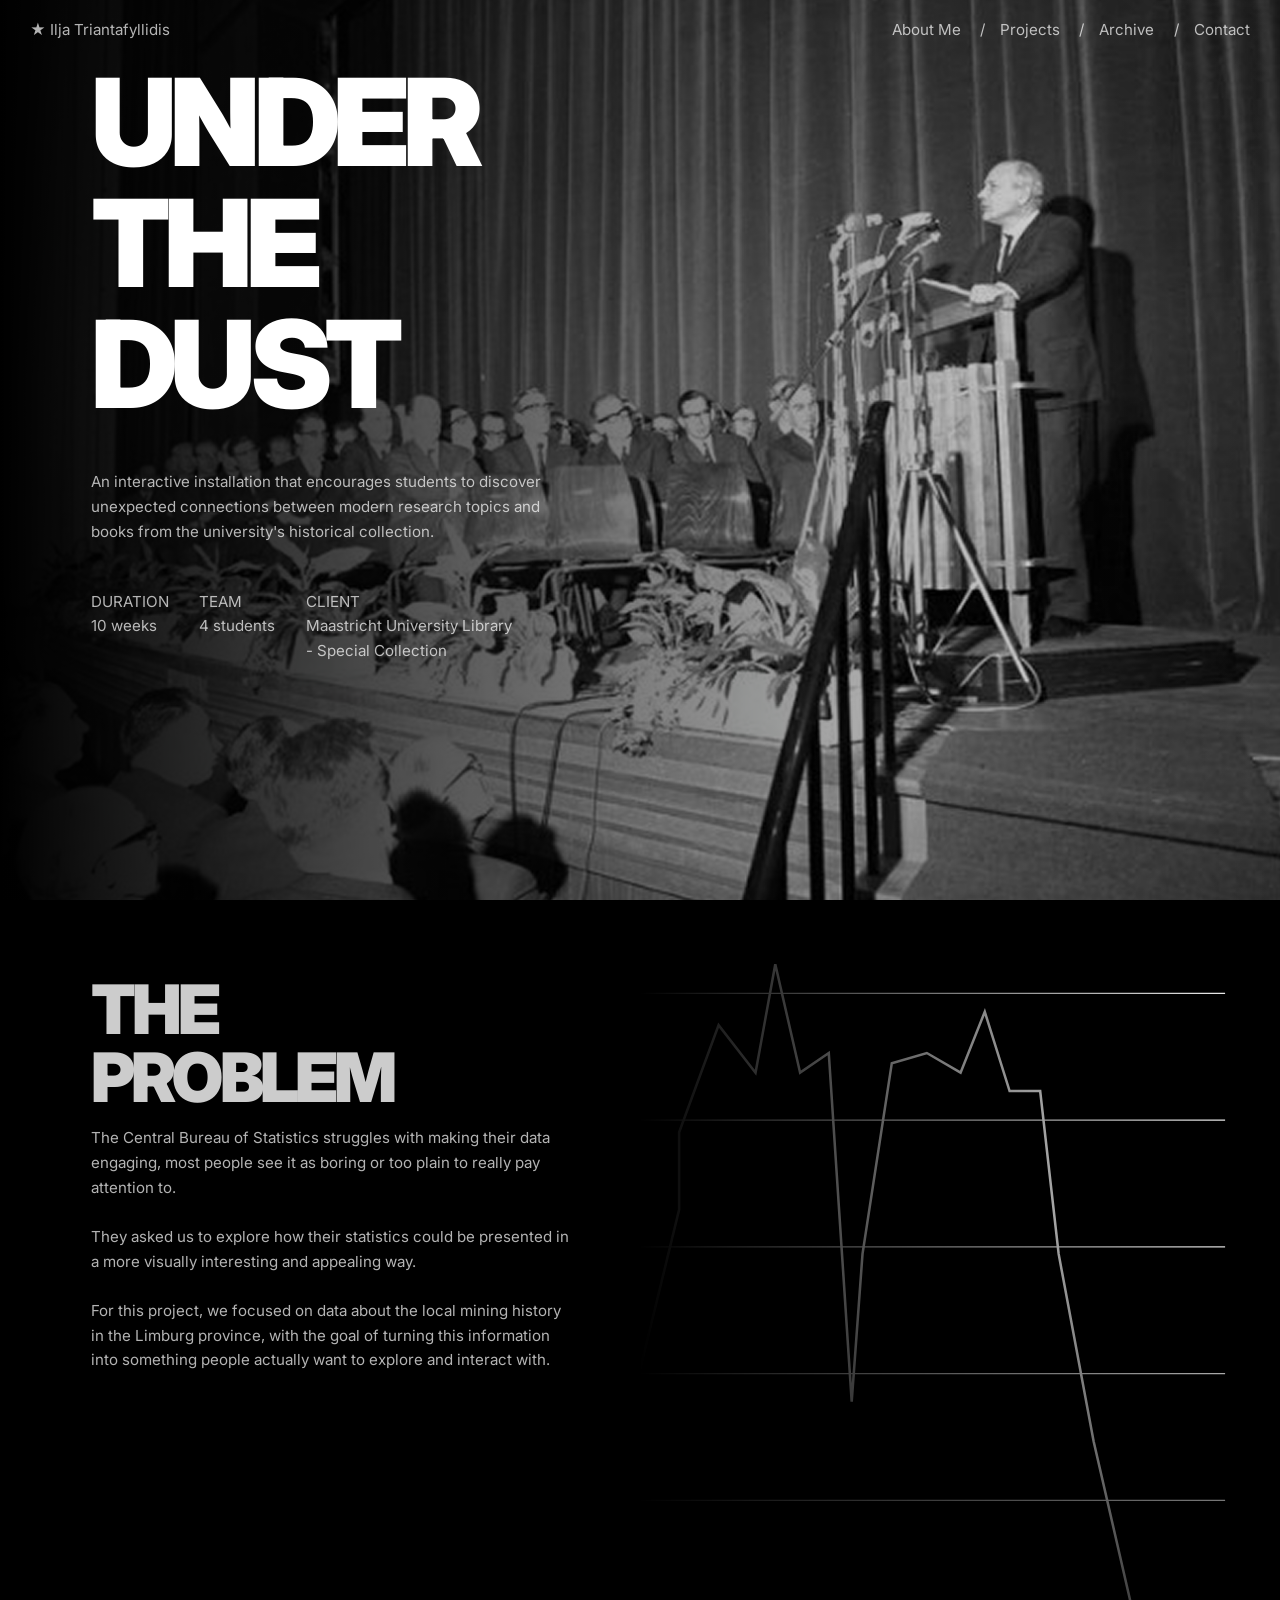
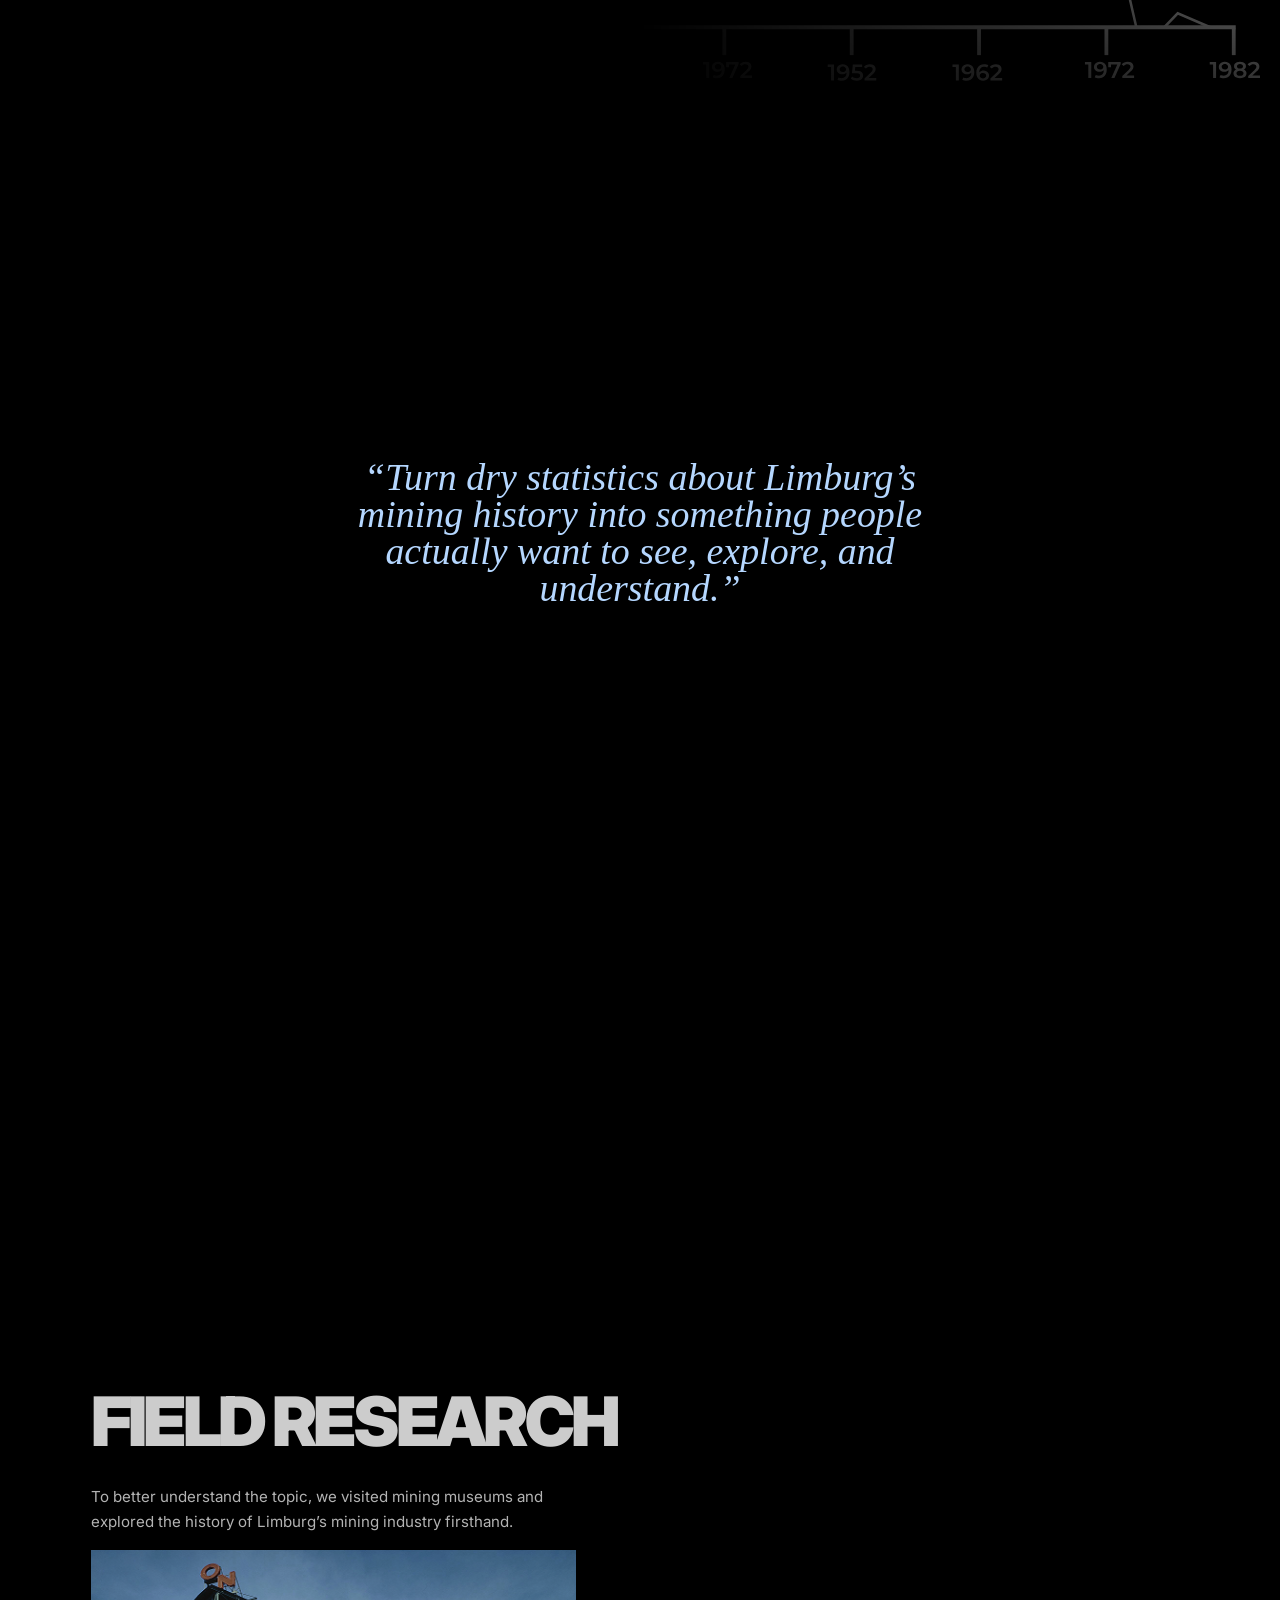
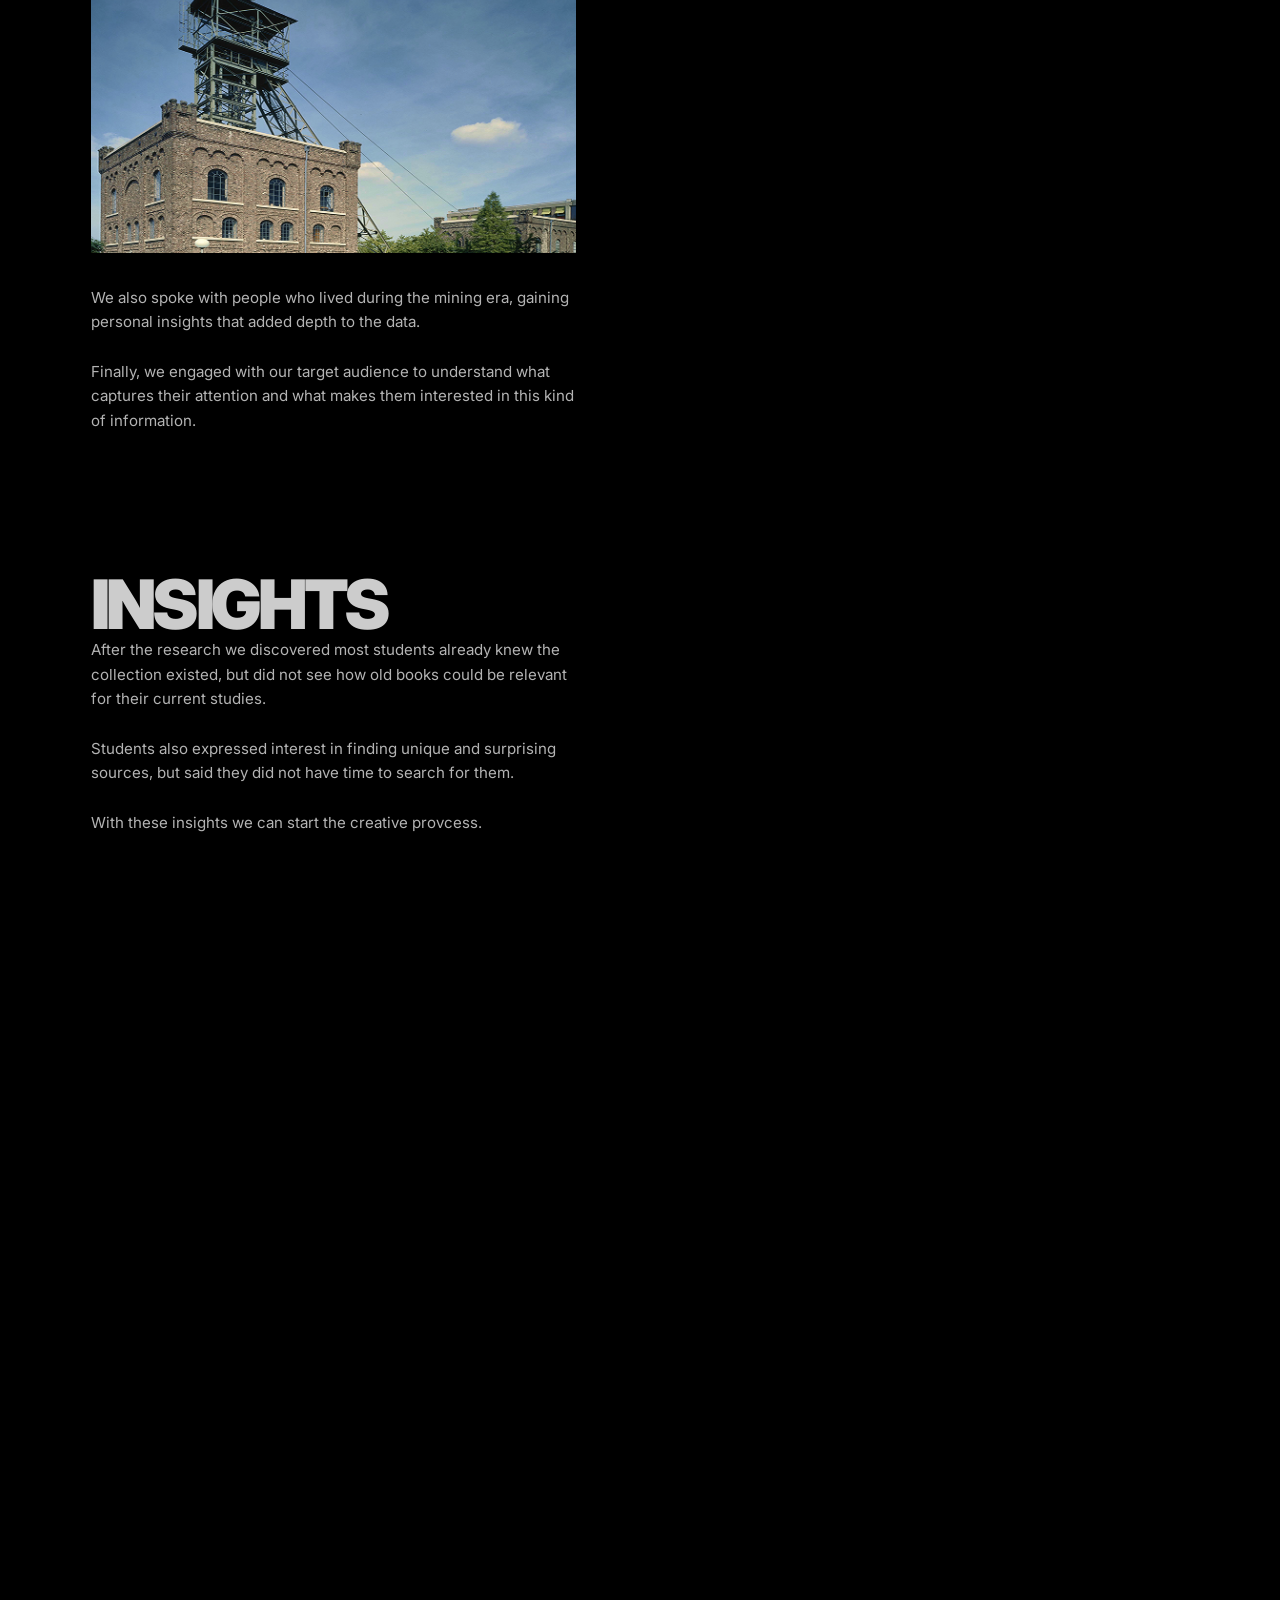
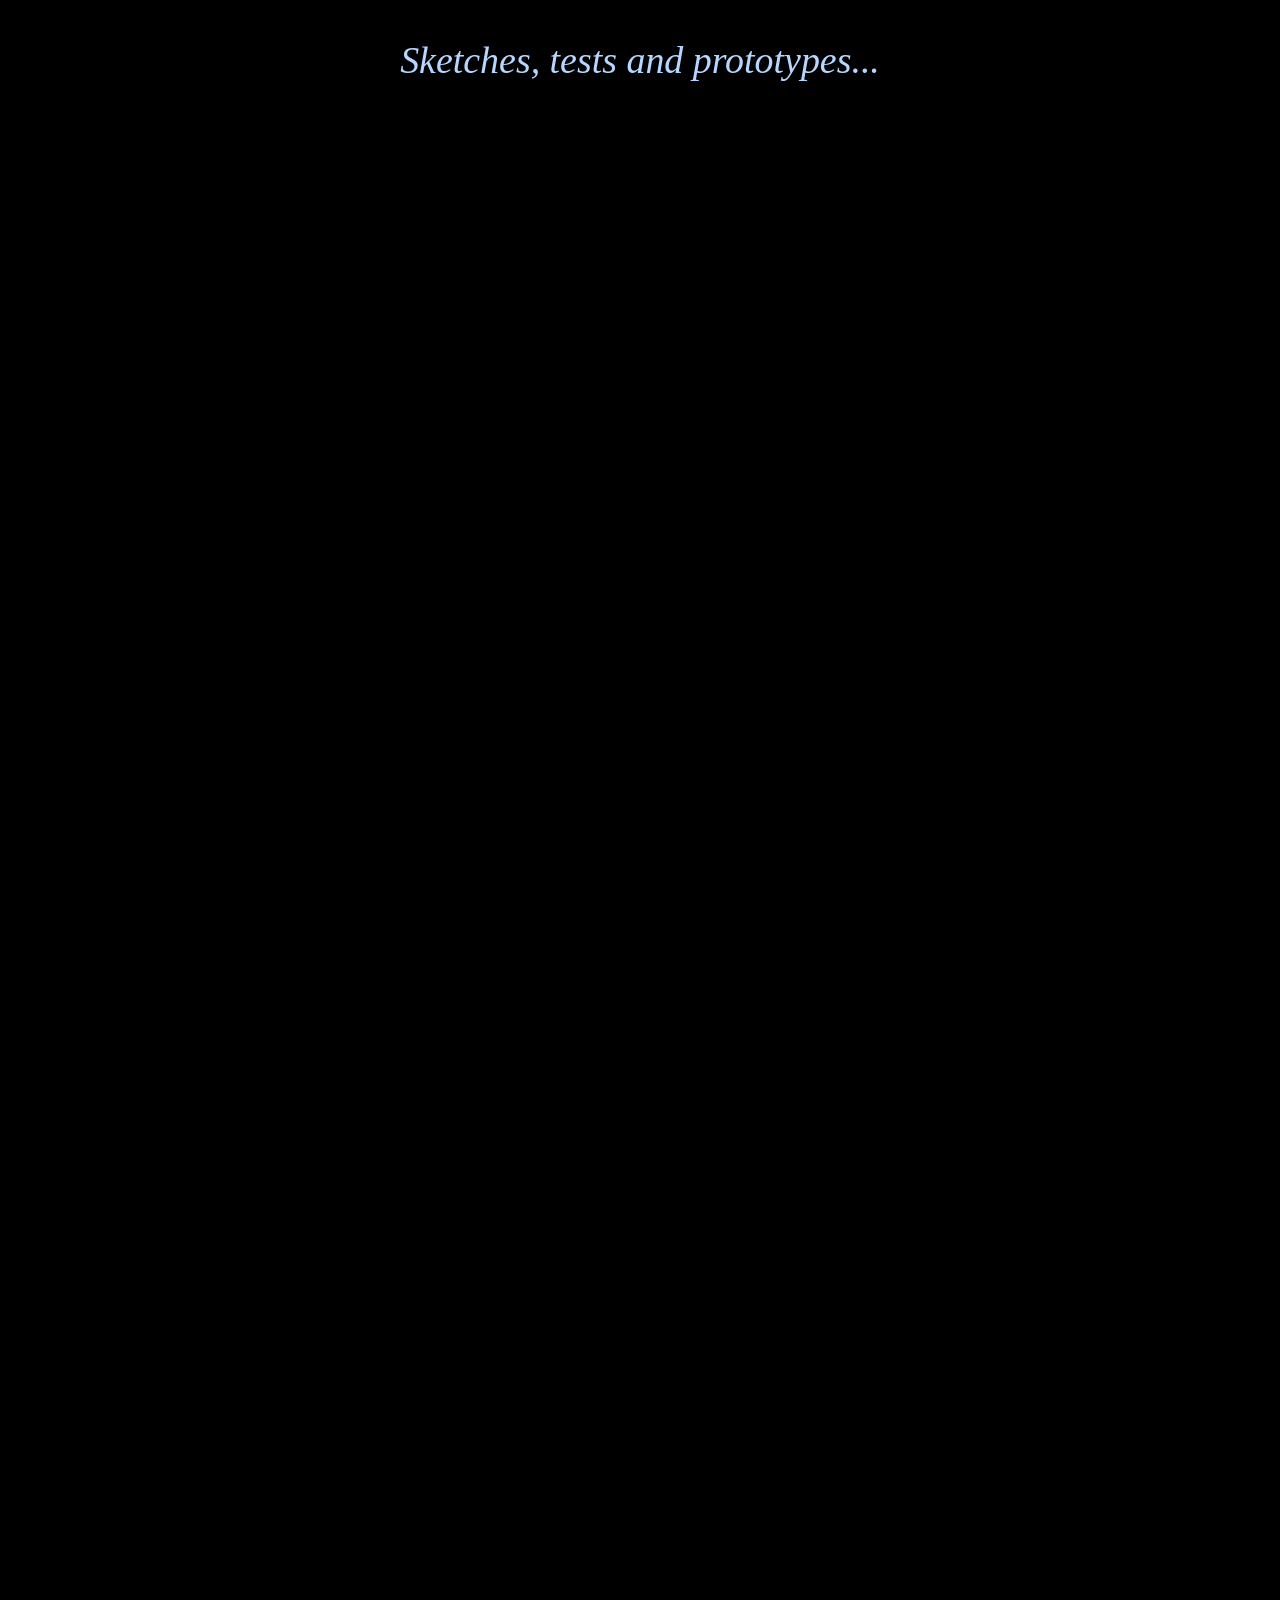
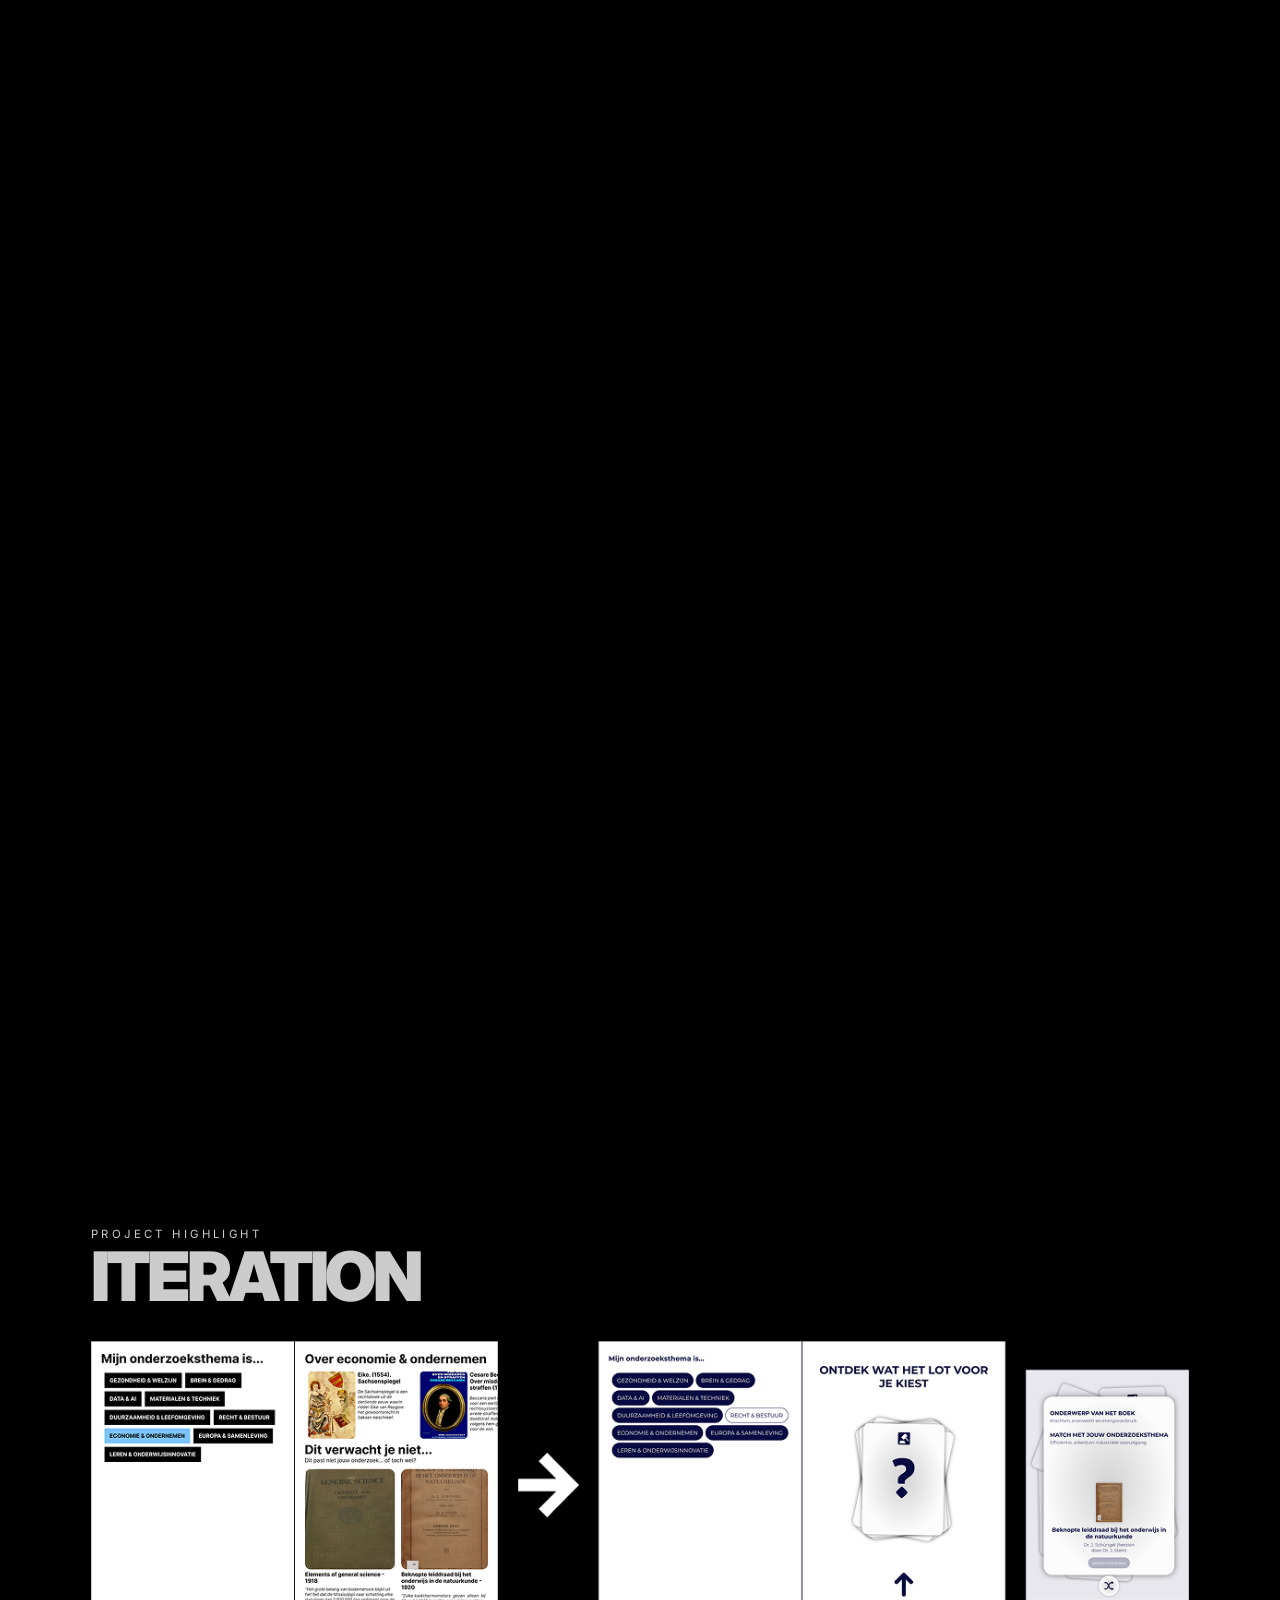
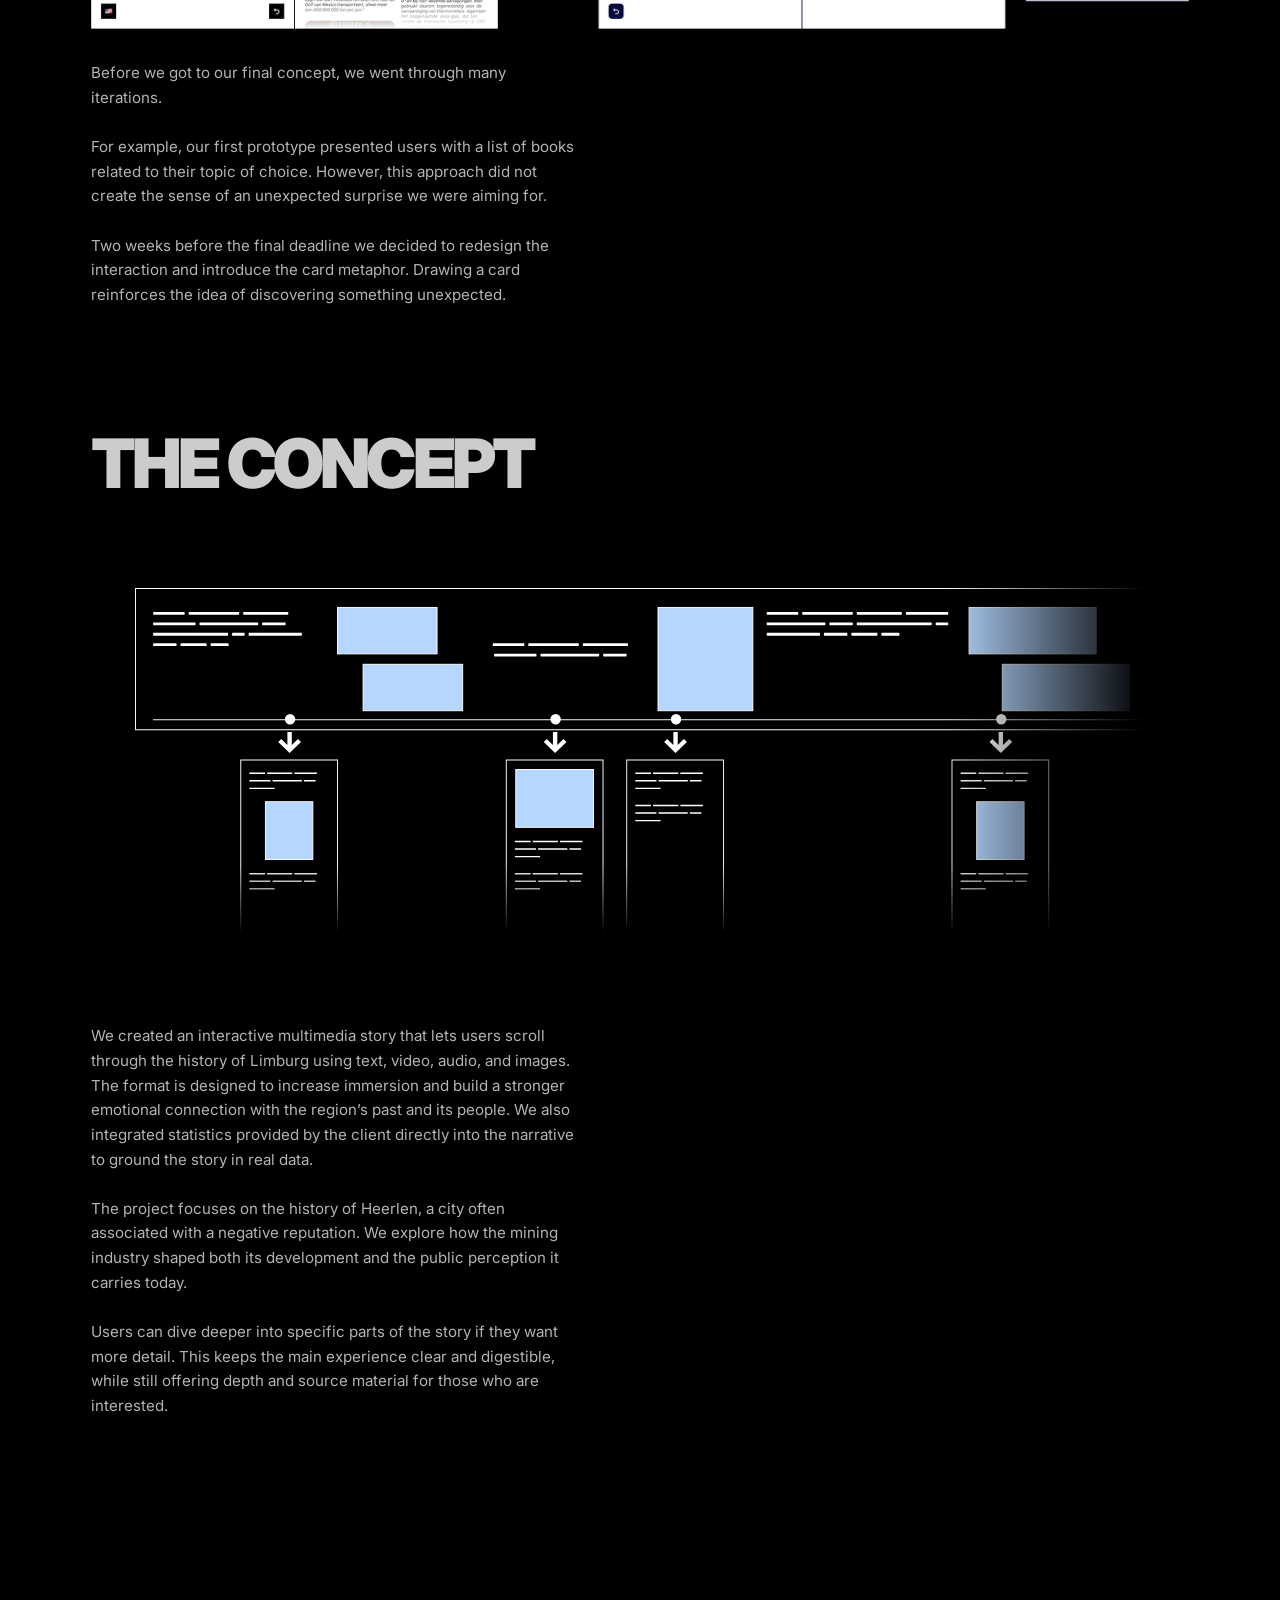
<file: underTheDust.html>
<!DOCTYPE html>
<html lang="en">

<head>
    <meta charset="UTF-8">
    <meta name="viewport" content="width=device-width, initial-scale=1.0">
    <meta name="description"
        content="Case study for The Unexpected Match, an interactive installation developed for Maastricht University Library.">
    <link rel="stylesheet" href="css/reset.css">
    <link rel="stylesheet" href="css/style.css">
    <link rel="preconnect" href="https://fonts.googleapis.com">
    <link rel="preconnect" href="https://fonts.gstatic.com" crossorigin>
    <link
        href="https://fonts.googleapis.com/css2?family=Inter:ital,opsz,wght@0,14..32,100..900;1,14..32,100..900&display=swap"
        rel="stylesheet">
    <title>The Unexpected Match</title>
</head>


<body>
    <nav class="siteNav" aria-label="Primary navigation">
        <div class="siteNavBrand navLeft">
            <a href="index.html#top" class="homeLink">★ Ilja Triantafyllidis</a>
        </div>
        <div class="siteNavLinks">
            <ul class="siteNavList ulWhite">
                <li><a href="index.html#about">About Me</a></li>
                <li><a href="index.html#projects">Projects</a></li>
                <li><a href="index.html#archive">Archive</a></li>
                <li><a href="index.html#contact">Contact</a></li>
            </ul>
        </div>
    </nav>

    <figure class="projectHeroImg">
        <img src="assets/img/heroUTD.png" alt="under the dust">
        <div class="imageGradient"></div>
    </figure>

    <figure class="projectProblemMedia projectProblemImg" aria-hidden="true">
        <img src="assets/img/problemUTD.svg" alt="under the dust problem" class="projectProblemImgContent">
        <div class="imageGradient"></div>
    </figure>

    <main class="caseStudyMain">
        <section class="projectHero frame" aria-label="Project overview">
            <h1>UNDER <br>THE <br>DUST</h1>
            <p>An interactive installation that encourages students to discover unexpected connections between modern
                research topics and books from the university's historical collection.</p>
            <div class="projectHeroInfo">
                <p>DURATION<br>10 weeks</p>
                <p>TEAM<br>4 students</p>
                <p>CLIENT<br>Maastricht University Library <br>- Special Collection</p>
            </div>
        </section>

        <section class="projectProblem frame" aria-label="Problem statement">
            <div class="projectProblemText">
                <h5>THE <br>PROBLEM</h5>
                <p>The Central Bureau of Statistics struggles with making their data engaging, most people see it as
                    boring or too plain to really pay attention to.
                    <br><br>
                    They asked us to explore how their statistics could be presented in a more visually interesting and
                    appealing way.
                    <br><br>
                    For this project, we focused on data about the local mining history in the Limburg province, with
                    the goal of turning this information into something people actually want to explore and interact
                    with.
                </p>
            </div>
        </section>

        <section class="projectQuote" aria-label="Project quote">
            <h2>“Turn dry statistics about Limburg’s mining history into something people actually want to see, explore,
                and understand.”


            </h2>
        </section>

        <section class="projectFieldResearch" aria-label="Field research">
            <h5>FIELD RESEARCH</h5>
            <div class="researchGrid">
                <article class="researchColumn researchColumnPrimary">
                    <p>To better understand the topic, we visited mining museums and explored the history of Limburg’s
                        mining industry firsthand.
                    </p>
                    <img src="assets/img/fieldResearchUTD.jpg" alt="field research" class="fieldResearchImg">
                </article>
                <article class="researchColumn researchColumnSecondary">
                    <p>
                        We also spoke with people who lived during the mining era, gaining personal insights that added
                        depth to the data.
                        <br><br>
                        Finally, we engaged with our target audience to understand what captures their attention and
                        what makes them interested in this kind of information.
                    </p>
                </article>
            </div>
        </section>

        <section class="projectInsights frame" aria-label="Insights">
            <div class="insightsNarrative">
                <h5>INSIGHTS</h5>
                <p>After the research we discovered most students already knew the collection existed, but did not see
                    how old books could be relevant for their current studies.
                    <br><br>
                    Students also expressed interest in finding unique and surprising sources, but said they did not
                    have time to search for them.
                    <br><br>
                    With these insights we can start the creative provcess.
                </p>
            </div>
            <div class="insightsCards">
                <article class="insightCard insightCard1">
                    <p>PEOPLE WANT INTERACTION AND IMMERSION</p>
                </article>
                <article class="insightCard insightCard2">
                    <p>THE STORY OF THE MINING ERA IS VERY IMPORTANT TO THE LOCALS</p>
                    <h2>"UNEXPECTED"</h2>
                </article>
                <article class="insightCard insightCard3">
                    <p>Old books feel irrelevant TO THEIR TOPIC</p>
                    <h2>"MATCH"</h2>
                </article>
            </div>
        </section>

        <section class="projectSketches" aria-label="Sketches and prototypes">
            <div class="projectSketchesScene">
                <h2>Sketches, tests and prototypes...</h2>

                <div class="sketchImages" aria-hidden="true">
                    <img src="assets/img/sketch1TUM.png" alt="" class="sketchImage">
                    <img src="assets/img/sketch2TUM.png" alt="" class="sketchImage">
                    <img src="assets/img/sketch3TUM.png" alt="" class="sketchImage">
                    <img src="assets/img/sketch4TUM.png" alt="" class="sketchImage">
                    <img src="assets/img/sketch5TUM.png" alt="" class="sketchImage">
                    <img src="assets/img/sketch6TUM.png" alt="" class="sketchImage">
                    <img src="assets/img/sketch7TUM.png" alt="" class="sketchImage">
                    <img src="assets/img/sketch8TUM.png" alt="" class="sketchImage">
                </div>
            </div>
        </section>

        <section class="projectIteration" aria-label="Iteration">
            <h6>PROJECT HIGHLIGHT</h6>
            <h5>ITERATION</h5>
            <img src="assets/img/iterationTUM.png" alt="iteration" class="iterationImg">
            <p>
                Before we got to our final concept, we went through many iterations.
                <br><br>
                For example, our first prototype presented users with a list of books related to their topic of choice.
                However, this approach
                did
                not create the sense of an unexpected surprise we were aiming for.
                <br><br>
                Two weeks before the final deadline we decided to redesign the interaction and introduce the card
                metaphor.
                Drawing a card reinforces the idea of discovering something unexpected.
            </p>
        </section>

        <section class="projectIdea" aria-label="Concept">
            <h5>THE CONCEPT</h5>
            <div class="ideaCards ideaCardsUtd">
                <img src="assets/img/ideaUTD.svg" alt="the concept" class="ideaCard ideaCardUtd">
            </div>
            <p class="explain">
                We created an interactive multimedia story that lets users scroll through the history of Limburg using
                text, video, audio, and images. The format is designed to increase immersion and build a stronger
                emotional connection with the region’s past and its people. We also integrated statistics provided by
                the client directly into the narrative to ground the story in real data.
                <br><br>
                The project focuses on the history of Heerlen, a city often associated with a negative reputation. We
                explore how the mining industry shaped both its development and the public perception it carries today.
                <br><br>
                Users can dive deeper into specific parts of the story if they want more detail. This keeps the main
                experience clear and digestible, while still offering depth and source material for those who are
                interested.
            </p>
        </section>

    </main>

    <script src="js/script.js"></script>
</body>

</html>
</file>
<file: css/style.css>
/* Custom styles */

/* ========================================
   DESIGN TOKENS & VARIABLES
   ======================================== */

/* Color Palette */
:root {
    /* Text Colors */
    --color-text-primary: #ffffff;
    --color-text-secondary: #B5D7FF;
    --color-text-accent: #BD0828;
    
    /* Background Colors */
    --color-background-dark: #000000;
    
    /* Spacing Scale */
    --spacing-xs: 4px;
    --spacing-sm: 8px;
    --spacing-md: 16px;
    --spacing-lg: 32px;
    --spacing-xl: 64px;
    --spacing-2xl: 96px;
    --spacing-3xl: 128px;
    --spacing-4xl: 160px;
    --spacing-5xl: 224px;
    
    /* Animation */
    --timing-fast: 150ms;
    --timing-base: 200ms;
    --timing-slow: 300ms;
    --timing-slower: 700ms;
    --timing-slowest: 900ms;
    --easing-standard: cubic-bezier(0.22, 1, 0.36, 1);
    --easing-ease: ease;
    
    /* Z-Index Scale */
    --z-background: -10;
    --z-base: 0;
    --z-content: 1;
    --z-elevated: 5;
    --z-overlay: 10;
    --z-nav: 30;
    --z-modal: 200;
    
    /* Breakpoints */
    --breakpoint-md: 900px;
    --breakpoint-sm: 768px;
    
    /* Deprecated: Use new naming */
    --color-primarytext: #ffffff;
    --color-secondarytext: #B5D7FF;
    --color-accenttext: #BD0828;
    --color-background: #000000;
}

/* Typography */

h3,
h5,
h6,
p {
    opacity: 0.8;
}

h1 {
    font-family: 'Inter';
    font-size: 128px;
    font-style: normal;
    font-weight: 900;
    line-height: 128px;
    letter-spacing: -5px;
    color: var(--color-text-secondary);
}

h2 {
    font-family: Georgia;
    font-size: 112px;
    font-style: italic;
    font-weight: 400;
    line-height: 72px;
    color: var(--color-text-secondary);
}

.h2-reveal {
    transition: left 700ms cubic-bezier(0.22, 1, 0.36, 1) 400ms;
    will-change: left;
}

h3 {
    font-family: 'Inter';
    font-size: 112px;
    font-style: normal;
    font-weight: 900;
    line-height: 128px;
    letter-spacing: -5px;
    color: var(--color-text-primary);
}

h4 {
    font-family: 'Inter';
    font-size: 96px;
    font-style: normal;
    font-weight: 900;
    line-height: 128px;
    letter-spacing: -5px;
    color: var(--color-text-secondary);
}

h5 {
    font-family: 'Inter';
    font-size: 72px;
    font-style: normal;
    font-weight: 900;
    line-height: 72px;
    letter-spacing: -4px;
    color: var(--color-text-primary);
}

h6 {
    font-family: 'Inter';
    font-size: 12px;
    font-style: normal;
    font-weight: 400;
    line-height: 16px;
    letter-spacing: 3.6px;
    color: var(--color-text-primary);
}

p {
    font-family: 'Inter';
    font-size: 16px;
    font-style: normal;
    font-weight: 400;
    line-height: 26px;
    opacity: 0.7;
    color: var(--color-text-primary);
    margin-bottom: var(--spacing-lg);
}

span {
    font-weight: 900;
}

.contactLinks a {
    font-family: 'Inter';
    font-size: 40px;
    font-style: normal;
    font-weight: 900;
    line-height: 38px;
    letter-spacing: -2px;
    color: var(--color-text-accent);
    text-decoration: none;
    display: inline-block;
    width: fit-content;
    transform-origin: left center;
    transform: skewX(0deg);
    transition: transform 240ms var(--easing-standard);
}

.contactLinks a:hover {
    transform: skewX(-20deg);
}

.contactMeta a,
.contactMeta a:link,
.contactMeta a:visited,
.contactMeta a:active {
    font: inherit;
    font-style: normal;
    line-height: inherit;
    letter-spacing: 0;
    color: inherit;
    text-decoration: none;
    font-weight: 400;
    display: inline-block;
    transform-origin: left center;
    transform: skewX(0deg);
    transition: transform 240ms var(--easing-standard), font-weight var(--timing-fast) var(--easing-ease), opacity var(--timing-base) var(--easing-ease);
}

.contactMeta a:hover {
    transform: skewX(-20deg);
    opacity: 1;
}

ul {
    font-family: 'Inter';
    font-size: 18px;
    font-style: normal;
    font-weight: 900;
    line-height: 26px;
    opacity: 0.7;
    color: var(--color-text-primary);
    display: flex;
    flex-wrap: wrap;
    margin-bottom: var(--spacing-lg);
}

.ulWhite {
    font-weight: 400;
    font-size: 16px;
}

.ulWhite li:not(:last-child)::after {
    margin-left: var(--spacing-md);
    margin-right: var(--spacing-md);
}

li:not(:last-child)::after {
    content: " /";
    margin-right: 5px;
}

/* Overall */

body {
    position: relative;
    background: var(--color-background-dark);
}

html {
    scroll-behavior: smooth;
}

main {
    display: flex;
    flex-direction: column;
    max-width: 1440px;
    padding-left: var(--spacing-2xl);
    padding-right: var(--spacing-2xl);
    margin: 0 auto;
}


/* nav */

nav {
    position: fixed;
    top: 0;
    left: 0;
    width: 100%;
    height: 64px;
    display: flex;
    align-items: center;
    justify-content: space-between;
    padding-left: var(--spacing-lg);
    padding-right: var(--spacing-lg);
    box-sizing: border-box;
    z-index: var(--z-nav);
    background-color: transparent;
    transition: background-color var(--timing-slow) var(--easing-ease);
}

nav.is-scrolled {
    background-color: var(--color-background-dark);
}

nav p,
nav ul {
    margin: 0;
}

nav .homeLink {
    font-family: 'Inter';
    font-size: 16px;
    font-style: normal;
    font-weight: 400;
    line-height: 26px;
    opacity: 0.7;
    color: var(--color-text-primary);
    text-decoration: none;
    letter-spacing: 0;
    display: inline-block;
    transform-origin: left center;
    transform: skewX(0deg);
    transition: transform 240ms var(--easing-standard), opacity var(--timing-base) var(--easing-ease);
}

nav .homeLink:hover {
    transform: skewX(-20deg);
    opacity: 1;
}

nav .ulWhite a {
    font: inherit;
    font-style: normal;
    line-height: inherit;
    letter-spacing: 0;
    color: inherit;
    text-decoration: none;
    font-weight: 400;
    display: inline-block;
    transform-origin: left center;
    transform: skewX(0deg);
    transition: transform 240ms var(--easing-standard), font-weight var(--timing-fast) var(--easing-ease), opacity var(--timing-base) var(--easing-ease);
}

nav .ulWhite a:hover {
    transform: skewX(-20deg);
    opacity: 1;
}

nav .ulWhite a.active {
    font-weight: 900;
}

#top,
#projects,
#about,
#archive,
#contact {
    scroll-margin-top: 32px;
}

/* frames */

.frame {
    min-height: 700px;
    max-height: 1000px;
}

/* red background */

.background1 {
    position: absolute;
    top: -50px;
    left: 0;
    width: 100%;
    z-index: var(--z-background);
    opacity: 0;
    transition: opacity var(--timing-slowest) var(--easing-ease);
}

body.is-loaded .background1 {
    opacity: 1;
}

@media (prefers-reduced-motion: reduce) {
    .background1 {
        opacity: 1;
        transition: none;
    }

    .background2 {
        opacity: 1;
        transition: none;
    }
}

.radialGradientTop {
    position: relative;
    top: -200px;
    width: 100%;
}

.radialGradientBottom {
    position: relative;
    top: -405px;
    transform: scaleY(-1);
    width: 100%;
}

.fadeGradient {
    position: relative;
    top: -1105px;
    left: 0;
    width: 100%;
    height: 700px;
    background: linear-gradient(to bottom, rgba(0, 0, 0, 0) 0%, var(--color-background-dark) 100%);
    z-index: var(--z-base);
}

.radialGradientContact {
    position: absolute;
    bottom: 0;
    left: 50%;
    transform: translateX(-50%);
    width: 100vw;
    display: block;
}

.background2 {
    position: absolute;
    left: 0;
    bottom: 0;
    width: 100%;
    z-index: var(--z-background);
    opacity: 0;
    transition: opacity var(--timing-slowest) var(--easing-ease);
    pointer-events: none;
}

body.is-loaded .background2 {
    opacity: 1;
}

/* Hero */

.hero {
    box-sizing: border-box;
    height: 100vh;
    padding-top: var(--spacing-3xl);
}

.hero p {
    width: 418px;
    margin-top: var(--spacing-md);
}

.hero h6 {
    margin-bottom: 32px;
}

.heroTitle h3 {
    color: var(--color-text-accent);
    position: relative;
    top: -32px;
    z-index: 5;
    opacity: 1;
    letter-spacing: -7px;
}

.heroTitle h2 {
    position: relative;
    left: -64px;
    z-index: 10;
}

/* Introduction */

.intro {
    box-sizing: border-box;
    height: 100vh;
    padding-top: var(--spacing-2xl);
    padding-bottom: var(--spacing-2xl);
    display: flex;
    flex-direction: row;
}

.intro .leftIntro,
.intro .introMedia {
    width: 50%;
    padding-right: var(--spacing-2xl);
    box-sizing: border-box;
}

.intro .rightIntro,
.intro .introContent {
    padding-left: var(--spacing-2xl);
    width: 50%;
    box-sizing: border-box;
}

.imgIntroBox {
    width: 100%;
    height: 100%;
    overflow: hidden;
}

.imgIntroContent {
    display: block;
    width: 100%;
    height: 100%;
    object-fit: cover;
    object-position: center;
    filter: grayscale(100%);
}

.intro h2 {
    position: relative;
    top: -10px;
    left: -252px;
    z-index: 10;
    width: fit-content;
    white-space: nowrap;
    margin-bottom: 16px;
}

.intro .noMargin {
    margin: 0;
}

/* Projects */

.projects {
    box-sizing: border-box;
    padding-top: 96px;
    padding-bottom: 96px;
}

.projectItems {
    display: flex;
    gap: var(--spacing-xl);
}

.projectItem {
    flex: 1;
    min-width: 0;
    position: relative;
}

.projectItem > a {
    position: relative;
    display: block;
}

.projectItem > a::before {
    content: "";
    position: absolute;
    top: 0;
    left: 0;
    width: 100%;
    aspect-ratio: 1/1;
    background: var(--color-text-secondary);
    opacity: 0;
    transform: translateX(0);
    transition: transform var(--timing-slow) var(--easing-ease), opacity var(--timing-slow) var(--easing-ease);
    pointer-events: none;
}

.projectImg {
    position: relative;
    z-index: 1;
    display: block;
    width: 100%;
    aspect-ratio: 1/1;
    object-fit: cover;
    object-position: center;
    margin-bottom: var(--spacing-md);
    transition: transform var(--timing-slow) var(--easing-ease);
}

.projectItem > a:hover::before {
    opacity: 1;
    transform: translateX(-10px);
}

.projectItem > a:hover .projectImg {
    transform: skewX(-6deg) translateX(6px);
}

/* archive */

.archive {
    box-sizing: border-box;
    padding-bottom: 96px;
    padding-top: 96px;
}

.archiveRows {
    display: flex;
    gap: var(--spacing-2xl);
}

.archiveRow {
    display: flex;
    flex-direction: column;
    gap: var(--spacing-md);
}

.archiveItem {
    width: 100%;
    position: relative;
}

.archiveItem::before {
    content: "";
    position: absolute;
    top: 0;
    left: 0;
    width: 100%;
    height: 100%;
    background: var(--color-text-secondary);
    opacity: 0;
    transform: translateX(0);
    transition: transform var(--timing-slow) var(--easing-ease), opacity var(--timing-slow) var(--easing-ease);
    pointer-events: none;
}

.archive img {
    position: relative;
    z-index: 1;
    display: block;
    width: 100%;
    object-position: center;
    transition: transform 0.3s ease;
}

.archiveItem:hover::before {
    opacity: 1;
    transform: translateX(-10px);
}

.archiveItem:hover img {
    transform: skewX(-6deg) translateX(6px);
}

.archiveModal {
    position: fixed;
    inset: 0;
    z-index: var(--z-modal);
    display: flex;
    align-items: center;
    justify-content: center;
    padding: var(--spacing-lg);
    background: rgba(0, 0, 0, 0.82);
    opacity: 0;
    pointer-events: none;
    transition: opacity var(--timing-slow) var(--easing-ease);
}

.archiveModal.is-open {
    opacity: 1;
    pointer-events: auto;
}

.archiveModalImage {
    max-width: min(1100px, calc(100vw - 64px));
    max-height: calc(100vh - 64px);
    width: auto;
    height: auto;
    object-fit: contain;
    box-shadow: 0 14px 48px rgba(0, 0, 0, 0.45);
}

.archiveModalClose {
    position: absolute;
    top: 18px;
    right: 24px;
    border: 0;
    background: transparent;
    color: var(--color-text-primary);
    font-family: 'Inter';
    font-size: 40px;
    font-weight: 400;
    line-height: 1;
    opacity: 0.8;
    cursor: pointer;
}

.archiveModalClose:hover {
    opacity: 1;
}

body.is-modal-open {
    overflow: hidden;
}

/* contact */

.contact {
    box-sizing: border-box;
    height: 100vh;
    padding-top: var(--spacing-4xl);
    padding-left: var(--spacing-5xl);
}

.contact h2 {
    position: relative;
    top: -35px;
    left: -60px;
    z-index: 10;
    width: fit-content;
    white-space: nowrap;
}

.contact p {
    width: 512px;
    margin-top: 16px;
}

.contactLinks {
    display: flex;
    gap: 4px;
    margin-top: 64px;
    flex-direction: column;
}

.contact ul {
    margin-top: 64px;
}

/* projects */

.projectHeroImg {
    position: absolute;
    top: 0;
    left: 50%;
    width: calc(100vw / var(--page-zoom-scale, 1));
    height: calc(100vh / var(--page-zoom-scale, 1));
    transform: translateX(-50%);
    z-index: 0;
    overflow: hidden;
}

.projectHeroImg img {
    display: block;
    width: 100%;
    height: 100%;
    object-fit: cover;
    object-position: center;
}

.projectHeroImg .imageGradient {
    position: absolute;
    inset: 0;
    background: linear-gradient(to right, rgba(0, 0, 0, 1) 0%, rgba(0, 0, 0, 0) 100%);
    pointer-events: none;
}

.projectHero {
    box-sizing: border-box;
    position: relative;
    height: 100vh;
    padding-top: 96px;
    padding-bottom: 96px;
    min-height: 700px;
    overflow: hidden;
}

.projectHero>* {
    position: relative;
    z-index: 1;
}

.projectHero h1 {
    color: var(--color-primarytext);
    position: relative;
    top: -32px;
    z-index: 5;
    opacity: 1;
    letter-spacing: -7px;
}

.projectHero p {
    width: 512px;
    margin-top: 16px;
    z-index: 5;
}

.projectHeroInfo p {
    width: auto;
}

.projectHeroInfo {
    display: flex;
    gap: 32px;
    margin-top: 32px;
    z-index: 5;
}

/* project problem */

.projectProblem {
    box-sizing: border-box;
    height: 100vh;
    padding-top: 128px;
    padding-bottom: 96px;
    min-height: 700px;
}

.projectProblemText {
    width: 512px;
}

.projectProblemText p {
    margin-top: 16px;
}

.projectProblemImg {
    margin-top: calc(100vh / var(--page-zoom-scale, 1));
    position: absolute;
    top: 0;
    right: 0;
    width: calc(50vw / var(--page-zoom-scale, 1));
    height: calc(100vh / var(--page-zoom-scale, 1));
    overflow: hidden;
}

.projectProblemImg img,
.projectProblemImg .projectProblemImgContent {
    display: block;
    width: 100%;
    height: 80%;
    margin-top: 10%;
    object-fit: cover;
    object-position: right center;
}

.projectProblemImg .imageGradient {
    position: absolute;
    inset: 0;
    background:
        linear-gradient(to top, rgba(0, 0, 0, 1) 0%, rgba(0, 0, 0, 0) 65%),
        linear-gradient(to right, rgba(0, 0, 0, 1) 0%, rgba(0, 0, 0, 0) 100%);
    z-index: 2;
    pointer-events: none;
}

/* project quote */

.projectQuote {
    box-sizing: border-box;
    height: 150vh;
    padding-top: 0;
    padding-bottom: 0;
    min-height: 700px;
}

.projectQuote h2 {
    position: sticky;
    top: 0;
    height: 100vh;
    display: flex;
    justify-content: center;
    align-items: center;
    width: 640px;
    margin: 0 auto;
    font-size: 24px;
    text-align: center;
    font-size: 40px;
    line-height: 39px;
}

@media (max-width: 900px) {
    .projectQuote {
        height: 118vh;
    }

    .projectQuote h2 {
        width: min(88vw, 640px);
        line-height: 1.2;
    }
}

/* project field research */

.projectFieldResearch {
    box-sizing: border-box;
    padding-bottom: 128px;
}

.projectFieldResearch .content,
.projectFieldResearch .researchGrid {
    display: flex;
    gap: 32px;
    margin-top: 32px;
    flex-direction: column;
}

.projectFieldResearch p {
    margin-bottom: 16px;
}

.projectFieldResearch .content .left,
.projectFieldResearch .content .right,
.projectFieldResearch .researchColumn {
    width: 512px;

}

.projectFieldResearch .content img,
.projectFieldResearch .researchGrid img {
    width: 100%;
    aspect-ratio: 16/10;
    object-fit: cover;
    object-position: center;
}

/* project insights */

.projectInsights {
    box-sizing: border-box;
    padding-bottom: 128px;
    min-height: 700px;
    display: flex;
    gap: 64px;
}

.projectInsights .left,
.projectInsights .insightsNarrative {
    width: 512px;
}

.projectInsights .insightCard {
    width: 384px;
    height: 35%;
    border: 1px solid var(--color-primarytext);
    background-color: var(--color-background);
    display: flex;
    justify-content: center;
    align-items: center;
    align-content: center;
    text-align: center;
    position: relative;
    opacity: 0;
    transform: translateX(80px);
}

.insightCard p {
    width: 224px;
    margin: 0;
    font-weight: 700;
}

.projectInsights .insightCard h2 {
    position: absolute;
    margin: 0;
    font-size: 32px;
}

.projectInsights .insightCard2 h2 {
    top: 10px;
    right: -170px;
}

.projectInsights .insightCard3 h2 {
    top: 40px;
    right: -100px;
}

.insightCard1 {
    z-index: 3;
}

.insightCard2 {
    margin-left: 96px;
    margin-top: -32px;
    z-index: 4;
}

.insightCard3 {
    margin-left: 32px;
    margin-top: -32px;
    z-index: 3;
}

.projectInsights.is-visible .insightCard {
    animation-name: insightCardEnter;
    animation-duration: 700ms;
    animation-timing-function: cubic-bezier(0.22, 1, 0.36, 1);
    animation-fill-mode: forwards;
}

.projectInsights.is-visible .insightCard1 {
    animation-delay: 1s;
}

.projectInsights.is-visible .insightCard2 {
    animation-delay: 1.3s;
}

.projectInsights.is-visible .insightCard3 {
    animation-delay: 1.6s;
}

@keyframes insightCardEnter {
    from {
        opacity: 0;
        transform: translateX(80px);
    }

    to {
        opacity: 1;
        transform: translateX(0);
    }
}

@media (prefers-reduced-motion: reduce) {
    .projectInsights .insightCard {
        opacity: 1;
        transform: none;
        animation: none;
    }
}

/* project sketches */

.projectSketches {
    box-sizing: border-box;
    height: 360vh;
}

.projectSketchesScene {
    position: sticky;
    top: 0;
    height: 100vh;
    display: flex;
    justify-content: center;
    align-items: center;
    overflow: hidden;
}

.projectSketches h2 {
    width: 640px;
    text-align: center;
    font-size: 40px;
    line-height: 39px;
    z-index: 2;
    pointer-events: none;
}

.sketchImages {
    position: absolute;
    inset: 0;
    z-index: 1;
    pointer-events: none;
}

.sketchImage {
    position: absolute;
    transform: translateY(120vh);
    will-change: transform;
}

.sketchImage:nth-child(1) {
    left: 6%;
    top: 10%;
}

.sketchImage:nth-child(2) {
    left: 28%;
    top: 32%;
}

.sketchImage:nth-child(3) {
    left: 69%;
    top: 8%;
}

.sketchImage:nth-child(4) {
    left: 3%;
    top: 42%;
}

.sketchImage:nth-child(5) {
    left: 73%;
    top: 38%;
}

.sketchImage:nth-child(6) {
    left: 18%;
    top: 67%;
}

.sketchImage:nth-child(7) {
    left: 53%;
    top: 70%;
}

.sketchImage:nth-child(8) {
    left: 10%;
    top: 80%;
}

@media (max-width: 900px) {
    .projectSketches {
        height: 320vh;
    }

    .projectSketches h2 {
        width: min(88vw, 640px);
        font-size: 30px;
        line-height: 1.2;
    }


}

/* project idea */

.projectIdea {
    box-sizing: border-box;
    padding-bottom: 128px;
}

.ideaCards {
    display: flex;
    gap: 32px;
    margin-top: 96px;
    align-items: center;
    justify-content: center;
    margin-bottom: 96px;
}

.ideaCard {
    text-align: center;
}

.ideaCard p {
    margin-top: 16px;
    width: auto;
}

.ideaArrow {
    width: 50px;
    flex-shrink: 0;
}

.projectIdea .explain {
    width: 512px;
}

.ideaCardsUtd {
    position: relative;
    display: block;
    width: fit-content;
    margin-right: auto;
    margin-left: auto;
}

.ideaCardsUtd .ideaCardUtd {
    display: block;
    max-width: 100%;
    height: auto;
}

.ideaCardsUtd::after {
    content: "";
    position: absolute;
    inset: 0;
    background:
        linear-gradient(to top, rgba(0, 0, 0, 1) 0%, rgba(0, 0, 0, 0) 100%) bottom / 100% 20% no-repeat,
        linear-gradient(to left, rgba(0, 0, 0, 1) 0%, rgba(0, 0, 0, 0) 100%) right / 20% 100% no-repeat;
    pointer-events: none;
}

/* project iteration */

.projectIteration {
    box-sizing: border-box;
    padding-top: 128px;
    padding-bottom: 96px;
}

.projectIteration p {
    margin-top: 32px;
    width: 512px;
}

.iterationImg {
    width: 100%;
    margin-top: 32px;
}

/* project final */

.projectFinalVideo {
    display: block;
    width: 70%;
    max-width: 100%;
    height: auto;
    margin-top: 32px;
    box-sizing: border-box;
    border: 4px solid transparent;
    margin: 64px auto 128px auto;
}

.projectFinalVideo.is-paused {
    border-color: #ffffff;
}

.projectFinal p {
    width: 512px;
}
</file>
